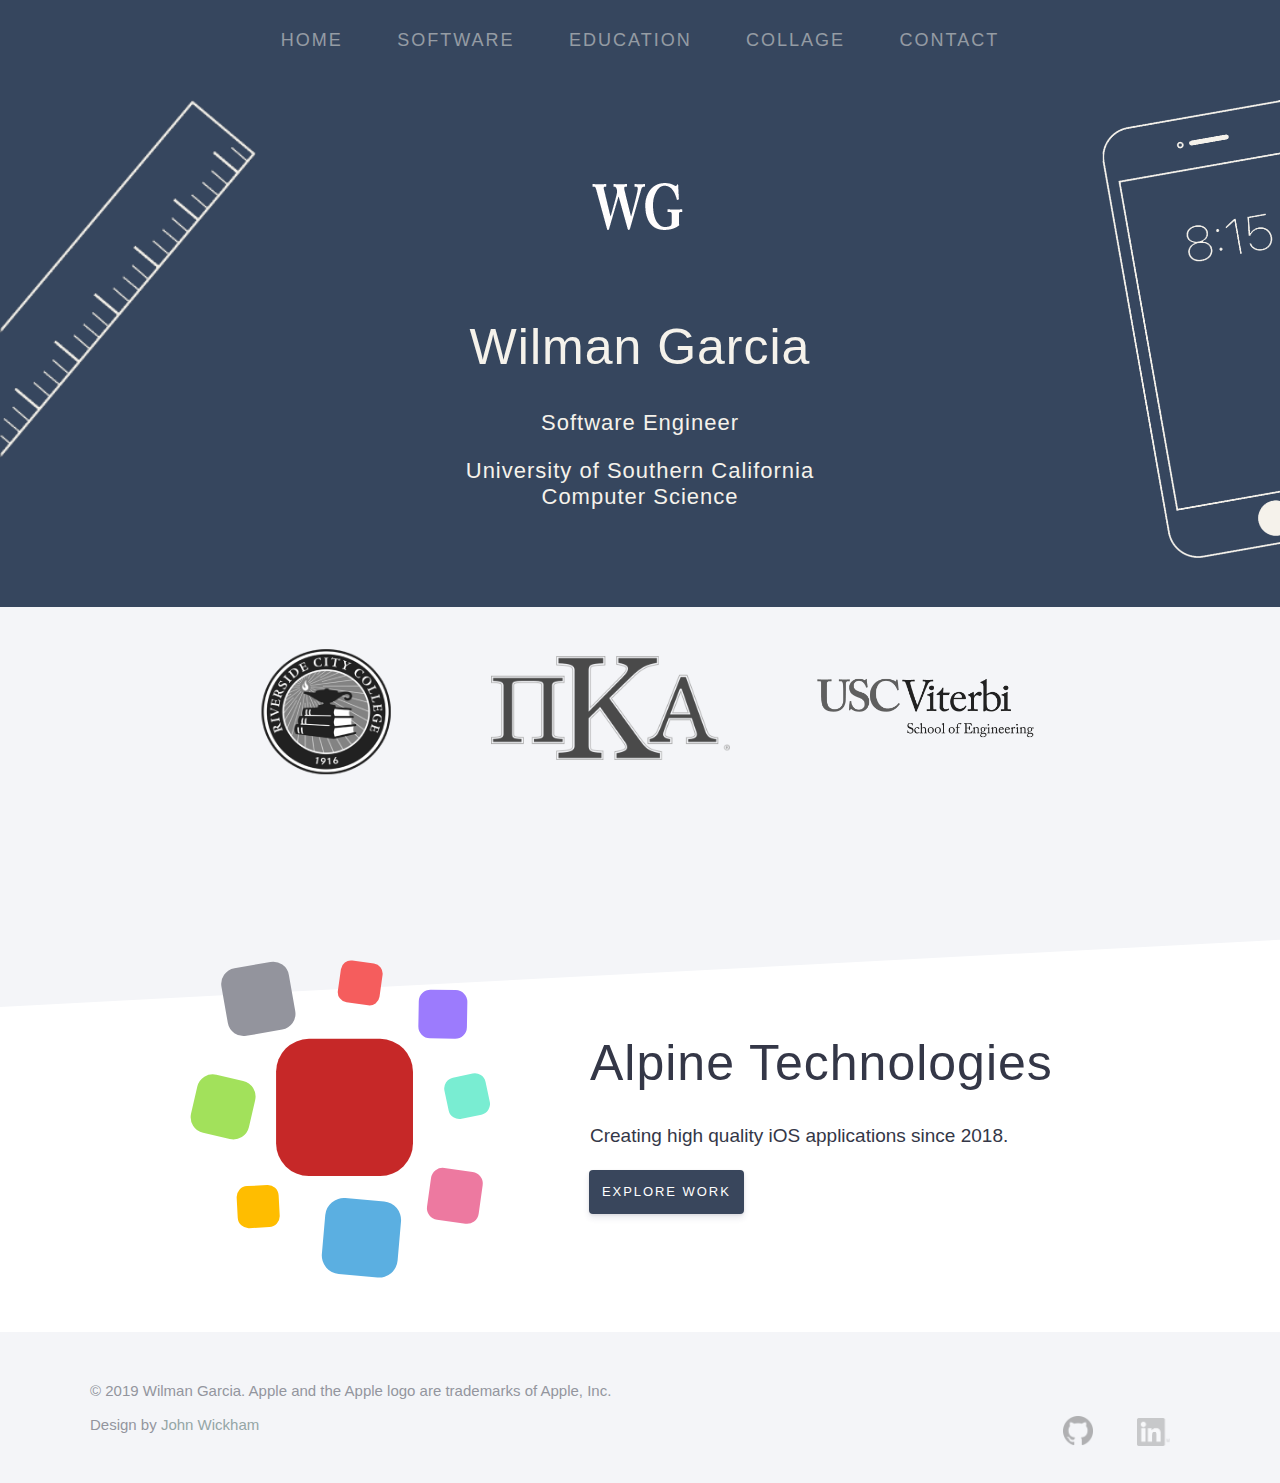
<file: index.html>
<!DOCTYPE html>

<html><!--
	
--><head><meta http-equiv="Content-Type" content="text/html; charset=UTF-8">
	
<title>Wilman Garcia</title>
<meta name="description" content="Wilman Garcia Software Engineer, Los Aneles, California">
<meta name="keywords" content="willy, wilman, garcia, Los Angeles, university of southern california, usc, ios, engineer, linkedin">
<link rel="apple-touch-icon-precomposed" sizes="57x57" href="https://nickporter.dev/Nick%20Porter_files/favicomatic/apple-touch-icon-57x57.png">
<link rel="apple-touch-icon-precomposed" sizes="114x114" href="https://nickporter.dev/Nick%20Porter_files/favicomatic/apple-touch-icon-114x114.png">
<link rel="apple-touch-icon-precomposed" sizes="72x72" href="https://nickporter.dev/Nick%20Porter_files/favicomatic/apple-touch-icon-72x72.png">
<link rel="apple-touch-icon-precomposed" sizes="144x144" href="https://nickporter.dev/Nick%20Porter_files/favicomatic/apple-touch-icon-144x144.png">
<link rel="apple-touch-icon-precomposed" sizes="60x60" href="https://nickporter.dev/Nick%20Porter_files/favicomatic/apple-touch-icon-60x60.png">
<link rel="apple-touch-icon-precomposed" sizes="120x120" href="https://nickporter.dev/Nick%20Porter_files/favicomatic/apple-touch-icon-120x120.png">
<link rel="apple-touch-icon-precomposed" sizes="76x76" href="https://nickporter.dev/Nick%20Porter_files/favicomatic/apple-touch-icon-76x76.png">
<link rel="apple-touch-icon-precomposed" sizes="152x152" href="https://nickporter.dev/Nick%20Porter_files/favicomatic/apple-touch-icon-152x152.png">
<link rel="icon" type="image/png" href="name.png" sizes="196x196">
<link rel="icon" type="image/png" href="name.png" sizes="96x96">
<link rel="icon" type="image/png" href="name.png" sizes="32x32">
<link rel="icon" type="image/png" href="name.png" sizes="16x16">
<link rel="icon" type="image/png" href="name.png" sizes="128x128">


	<script async="" src="analytics.js"></script><script src="jquery-2.1.4.js"></script>
	<script src="navigation.js"></script>
	
	<link rel="stylesheet" href="navigation.css">
	<link href="css" rel="stylesheet">
	<link rel="stylesheet" href="common.css">
	
	<!--?php if($browser == 'iphone'){ ?-->
		<meta name="viewport" content="width=device-width, minimum-scale=1, user-scalable=no">
	<!--?php } ?-->
	
	<script>
	  (function(i,s,o,g,r,a,m){i['GoogleAnalyticsObject']=r;i[r]=i[r]||function(){
	  (i[r].q=i[r].q||[]).push(arguments)},i[r].l=1*new Date();a=s.createElement(o),
	  m=s.getElementsByTagName(o)[0];a.async=1;a.src=g;m.parentNode.insertBefore(a,m)
	  })(window,document,'script','https://www.google-analytics.com/analytics.js','ga');

	  ga('create', 'UA-93454123-1', 'auto');
	  ga('send', 'pageview');

	</script>

<style>
	
	/* Page Header Section */
	
	#page_header_emblem_container {
		
		margin: 75px auto 75px auto;
		text-align: center;
		
	}
	
	#page_header_content_container {
		
		color: #F5F2EB;
		text-align: center;
		padding-bottom: 75px;
		
	}
	
	#page_header_accessory_left {
		
		width: 20%;
		max-width: 270px;
		position: absolute;
		left: 0;
		
	}
	
	#page_header_accessory_right {
		
		width: 20%;
		max-width: 178px;
		
		position: absolute;
		right: 0;
		
	}
	
	/* Content Section One */
	
	#content_section_one {
				
		background: #F4F5F8;
		
	}
	
	#wwdc_stack_content_container {
		
		max-width: 500px;
		
		margin: auto auto;
		text-align: center;
		
	}
	
	#wwdc_detail_link {
		
		color: #18c5d8;
		text-decoration: none;
		
	}
	
	/* Content Section Two */
	
	#experience_geometry_accent {
		
		position: relative;
		z-index: 1;
				
		width: 110%;
		height: 200px;
		margin-left: -5%;
		
		background: #F4F5F8;
		-webkit-transform-origin: top left;
		-webkit-transform: rotate(-3deg);
		
	}
	
	#experience_content_container {
		
		position: relative;
		z-index: 2;
						
		max-width: 1100px;
		margin: auto auto;
		
		text-align: center;
		
	}

@media screen and (max-width: 700px) {
	
	#experience_hero {
		
		width: 200px;
		
	}
	
}

</style></head>

<body>
	
	<section class="UIPageHeader">
		
		<div class="UINavigationBar">	
			<div class="compacthide">
				<!-- <div class="UINavigationItem selected" href="/">
					
					HOME
					
					<div class="UINavigationItemSelectionIndicator"></div>
					
				</div> -->
				<a class="UINavigationItem" href="https://wilmanvg.github.io/">HOME</a>
				<a class="UINavigationItem" href="software">SOFTWARE</a>
				<a class="UINavigationItem" href="education">EDUCATION</a>
				<a class="UINavigationItem" href="collage">COLLAGE</a>
				<a class="UINavigationItem" href="mailto:wvgarcia@usc.edu">CONTACT</a>
			</div>
			
			<div class="widehide">
				<a class="UINavigationItem selected" onclick="openNavigation();">Home <img src="Drop.svg" width="15"></a>
			</div>
			
		</div>
		
		<img id="page_header_accessory_left" class="compacthide noselect" src="Home_Header_Ruler.png" width="270">
		<img id="page_header_accessory_right" class="compacthide noselect" src="Home_Header_iPhone.png" width="178">
		
		<div id="page_header_emblem_container">
			<img src="name.png" width="110" id="Emblem" class="noselect">
		</div>
		
		<div id="page_header_content_container" class="compactpad">
			<h1>Wilman Garcia</h1>
			
			<div style="max-width: 450px; margin: auto auto;">
			
				<h3>Software Engineer</h3>
				<h3>University of Southern California Computer Science</h3>
				
			</div>
						
		</div>
		
	</section>
	
	<section class="UIContentContainer" id="content_section_one">
		
		<div style="text-align: center;">
				
			<table style="table-layout: fixed; margin: 0 auto; padding: 30px 0px;">
			
		    <tbody><tr>
		
		    	<td style="display: inline-block; width: 33%; max-width: 300px;"><img src="rcc.png" style="display: block; width: 92%; height: auto;"></td>
				<td style="display: inline-block; width: 33%; max-width: 300px;"><img src="pike.png" style="display: block; width: 80%; height: auto;"></td>

		    	<td style="display: inline-block; width: 33%; max-width: 300px;"><img src="usc.png" style="display: block; width: 90%; height: auto;"></td>
		    </tr>
		    
	    </tbody></table>
				
		</div>
				
	</section>
	
	<section class="UIContentContainer" id="content_section_two">
		
		<div style="width: 100vw; height: 400px; overflow: hidden; background: white;">
			
			<div id="experience_geometry_accent"></div>
			
		</div>
		
		<div style="margin-top: -350px;">
			
			<div id="experience_content_container">
			
				<div class="stack_left">
					
					<div style="padding: 100px 100px 20px 100px;">
						
						<img id="experience_hero" src="experience_hero.svg" width="300">
						
					</div>
					
					<div class="compacthide" style="height: 30px;"></div>
					
				</div>
				
				<div class="stack_right">
					
					<div class="compactpad left">
						
						<div class="compacthide" style="height: 30px;"></div>
					
						<h1>Alpine Technologies</h1>
						<p>Creating high quality iOS applications since 2018.</p>
						
						<!-- <a href="http://wjwickham.com/work/">Explore my work <img src="./Nick Porter_files/Disclosure.png" width="7"></a> -->
						<a class="button1 green" href="http://wilmanvg.github.io/apps">Explore Work</a>
					</div>
					
				</div>
				
				<div class="widehide" style="height: 50px;"></div>
				
			</div>
			
		</div>
		
	</section>
	
<footer>
		
		<div class="UIFooterContentContainer">
			
			© 2019 Wilman Garcia. Apple and the Apple logo are trademarks of Apple, Inc.
			
			<br><br>

			Design by <a href="http://wjwickham.com/" target="_blank">John Wickham</a>
			<div class="widehide" style="height: 50px;"></div>
			
			<div style="float: right;">
				
				<a class="UIFooterNetworkButton" href="http://github.com/wilmanvg" target="_blank"><img src="GitHub.png" width="30"></a>
				<a class="UIFooterNetworkButton" href="http://www.linkedin.com/in/wilmanvgarcia/" target="_blank"><img src="linkedin.png" width="33"></a>
				
			</div>
			
		</div>
		
	</footer>

</body></html>
</file>
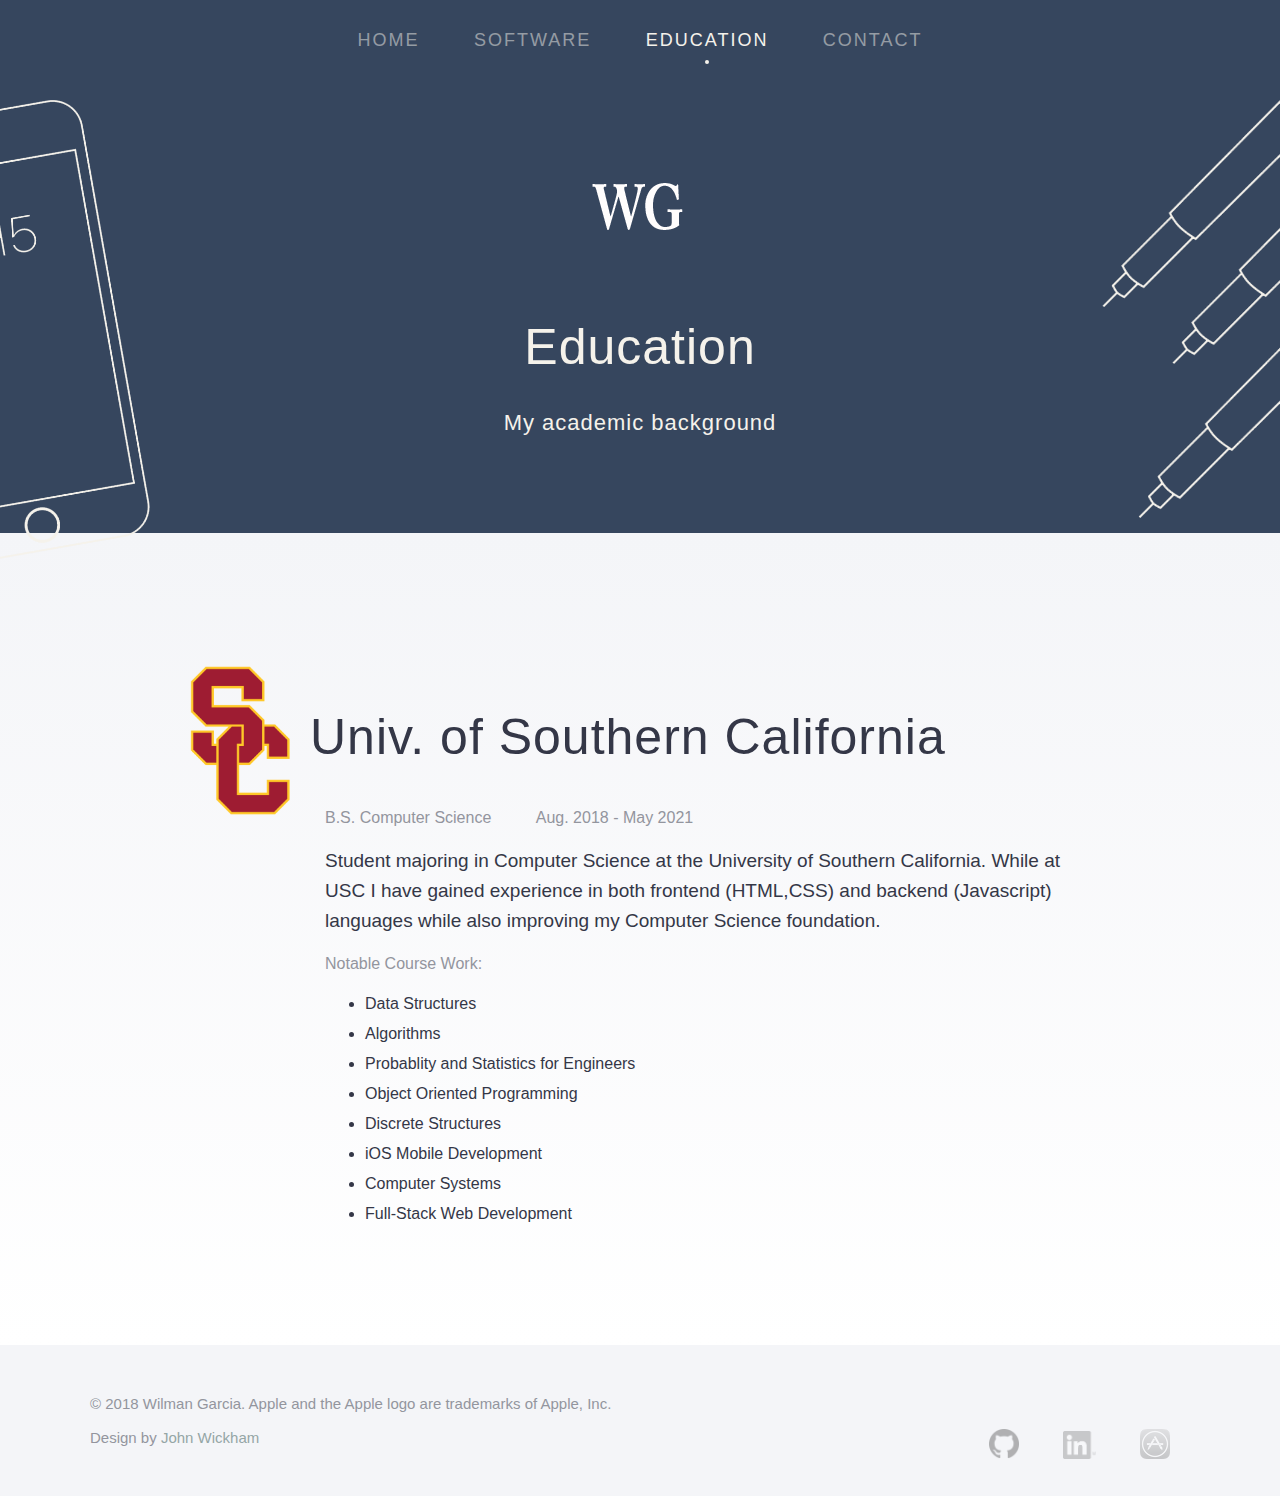
<file: education.html>
<!DOCTYPE html>
<html><head><meta http-equiv="Content-Type" content="text/html; charset=UTF-8">

	<title>Wilman Garcia - Education</title>
	<meta name="description" content="Wilman Garcia Software Engineer, Los Aneles, California">
	<meta name="keywords" content="willy, wilman, garcia, Los Angeles, university of southern california, usc, ios, engineer, linkedin">
	<link href="./education-page_files/css" rel="stylesheet" type="text/css">
	<link href="./education-page_files/css(1)" rel="stylesheet">
	<script async="" src="./education-page_files/analytics.js"></script><script src="./education-page_files/jquery-2.1.4.js"></script>
	<script src="./education-page_files/navigation.js"></script>
<link rel="apple-touch-icon-precomposed" sizes="57x57" href="https://nickporter.dev/Nick%20Porter_files/favicomatic/apple-touch-icon-57x57.png">
<link rel="apple-touch-icon-precomposed" sizes="114x114" href="https://nickporter.dev/Nick%20Porter_files/favicomatic/apple-touch-icon-114x114.png">
<link rel="apple-touch-icon-precomposed" sizes="72x72" href="https://nickporter.dev/Nick%20Porter_files/favicomatic/apple-touch-icon-72x72.png">
<link rel="apple-touch-icon-precomposed" sizes="144x144" href="https://nickporter.dev/Nick%20Porter_files/favicomatic/apple-touch-icon-144x144.png">
<link rel="apple-touch-icon-precomposed" sizes="60x60" href="https://nickporter.dev/Nick%20Porter_files/favicomatic/apple-touch-icon-60x60.png">
<link rel="apple-touch-icon-precomposed" sizes="120x120" href="https://nickporter.dev/Nick%20Porter_files/favicomatic/apple-touch-icon-120x120.png">
<link rel="apple-touch-icon-precomposed" sizes="76x76" href="https://nickporter.dev/Nick%20Porter_files/favicomatic/apple-touch-icon-76x76.png">
<link rel="apple-touch-icon-precomposed" sizes="152x152" href="https://nickporter.dev/Nick%20Porter_files/favicomatic/apple-touch-icon-152x152.png">
<link rel="icon" type="image/png" href="name.png" sizes="196x196">
<link rel="icon" type="image/png" href="name.png" sizes="96x96">
<link rel="icon" type="image/png" href="name.png" sizes="32x32">
<link rel="icon" type="image/png" href="name.png" sizes="16x16">
<link rel="icon" type="image/png" href="name.png" sizes="128x128">
	<link rel="stylesheet" href="./education-page_files/navigation.css">
	<link rel="stylesheet" href="./education-page_files/common.css">

	<!--?php if($browser == 'iphone'){ ?-->
		<meta name="viewport" content="width=device-width, minimum-scale=1, user-scalable=no">
	<!--?php } ?-->


	<script>
	  (function(i,s,o,g,r,a,m){i['GoogleAnalyticsObject']=r;i[r]=i[r]||function(){
	  (i[r].q=i[r].q||[]).push(arguments)},i[r].l=1*new Date();a=s.createElement(o),
	  m=s.getElementsByTagName(o)[0];a.async=1;a.src=g;m.parentNode.insertBefore(a,m)
	  })(window,document,'script','https://www.google-analytics.com/analytics.js','ga');

	  ga('create', 'UA-93454123-1', 'auto');
	  ga('send', 'pageview');

	</script>


<style>

	/* Page Header Section */

	#page_header_emblem_container {

		margin: 75px auto 75px auto;
		text-align: center;

	}

	#page_header_content_container {

		color: #F5F2EB;
		text-align: center;

		padding-bottom: 75px;

	}

	#page_header_accessory_left {

		width: 20%;
		max-width: 150px;

		position: absolute;
		left: 0;

	}

	#page_header_accessory_right {

		width: 20%;
		max-width: 178px;

		position: absolute;
		right: 0;

	}

	/* Dribbble Preview Section */

	#dribbblePreviewSection {

		display: table;
		text-align: left;
		margin: 100px auto;
		padding: 20px 70px 50px 70px;
		border: 5px solid #DF4C84;

		max-width: 800px;

	}

	#dribbble_title_hero {

		vertical-align: top;
		margin-left: -90px;
		margin-right: 30px;

	}

	#dribbble_content_left {

		margin-left: 80px;

	}

	#dribbble_preview_container {

		width: 100%;
		margin-top: 60px;

		text-align: left;

	}

	.dribbble_preview {

		margin-right: 20px;

	}

	.dribbble_preview:hover {

		cursor: pointer;

	}

	/* App Content Sections */

	.application_content_container {

		background: -webkit-linear-gradient(#F4F5F8 0%, #ffffff 100%);
		padding: 100px 120px;

	}

	.application_content_container_internal {

		margin: auto auto;
		max-width: 900px;

	}

	.application_content_title_icon {

		margin-right: 20px;
		vertical-align: middle;
		-webkit-border-radius: 14px;
		-moz-border-radius: 14px;
		border-radius: 14px;

	}

	.application_content_body_container {

		margin-top: -40px;
		margin-left: 135px;

	}

	.application_title_attribute {

		font-weight: 500;
		color: #93959E;

		margin-right: 40px;

	}

	.application_content_body {

		line-height: 30px;

	}

	.application_model_container {

		white-space: nowrap;
		overflow-x: scroll;
		overflow-y: hidden;
		-webkit-overflow-scrolling: touch;

	}

	.application_model {

		width: 30%;
		min-width: 250px;

	}

	.application_model_landscape {

		width: 50%;
		min-width: 250px;

	}

@media screen and (max-width: 700px) {

	#dribbblePreviewSection {

		border: none;

		margin: auto auto;
		padding: 20px 10px 30px 40px;

	}

	#dribbble_title_hero {

		display: block;
		margin-left: 0px;
		margin-bottom: 20px;

	}

	#dribbble_content_left {

		margin-left: 0px;

	}

	#dribbble_preview_container {

		display: none;

	}

	.dribbble_preview {

		margin-bottom: 20px;
		box-shadow: none;

	}

	/* Application Content Sections */

	.application_content_container {

		padding: 20px 40px 20px 40px;

	}

	.application_content_title_icon {

		display: block;
		margin-bottom: 0px;

	}

	.application_title_attribute {

		margin-right: 10px;

	}

	.application_content_body_container {

		margin-left: 0px;

	}

}

</style></head>



<body>

	<section class="UIPageHeader">

		<div class="UINavigationBar">
			<div class="compacthide">
				<a class="UINavigationItem" href="https://wilmanvg.github.io/">HOME</a>
				<a class="UINavigationItem" href="page2.html">SOFTWARE</a>
				<div class="UINavigationItem selected" href="/work">

					EDUCATION

					<div class="UINavigationItemSelectionIndicator"></div>

				</div>

				<a class="UINavigationItem" href="mailto:wvgarcia@usc.edu">CONTACT</a>
			</div>

			<div class="widehide">
				<a class="UINavigationItem selected" onclick="openNavigation();">Education <img src="./education-page_files/Drop.svg" width="15"></a>
			</div>

		</div>

		<img id="page_header_accessory_left" class="compacthide noselect" src="./education-page_files/Work_Header_iPhone.png" width="178">
		<img id="page_header_accessory_right" class="compacthide noselect" src="./education-page_files/Work_Header_Microns.png" width="178">

		<div id="page_header_emblem_container">
			<img src="./education-page_files/name.png" width="110" id="Emblem" class="noselect">
		</div>

		<div id="page_header_content_container" class="compactpad">

			<h1>Education</h1>

			<div style="max-width: 450px; margin: auto auto; ">

				<h3>My academic background</h3>

			</div>

		</div>

	</section>

	<section class="application_content_container">

		<div class="application_content_container_internal">

			<h1><img class="application_content_title_icon" src="./education-page_files/sc.png" width="100">Univ. of Southern California


			</h1>

			<div class="application_content_body_container">

				<span class="application_title_attribute">B.S. Computer Science</span>
				<span class="application_title_attribute">Aug. 2018 - May 2021</span>

				<p class="application_content_body">Student majoring in Computer Science at the University of Southern California. While at USC I have gained experience in both frontend (HTML,CSS) and backend (Javascript) languages while also improving my Computer Science foundation.</p>

				<span class="application_title_attribute">Notable Course Work:</span>
					<ul class="application_content_body">
					  <li>Data Structures</li>
					  <li>Algorithms</li>
					  <li>Probablity and Statistics for Engineers</li>
					  <li>Object Oriented Programming</li>
					  <li>Discrete Structures</li>
					  <li>iOS Mobile Development</li>
					  <li>Computer Systems</li>
					  <li>Full-Stack Web Development</li> 
					</ul>
			</div>

		</div>

	</section>

	<footer>

		<div class="UIFooterContentContainer">

			© 2018 Wilman Garcia. Apple and the Apple logo are trademarks of Apple, Inc.

			<br><br>

			Design by <a href="http://wjwickham.com/" target="_blank">John Wickham</a>
			<div class="widehide" style="height: 50px;"></div>

			<div style="float: right;">

				<a class="UIFooterNetworkButton" href="http://github.com/wilmanvg" target="_blank"><img src="./education-page_files/GitHub.png" width="30"></a>
				<a class="UIFooterNetworkButton" href="http://www.linkedin.com/in/wilmanvgarcia" target="_blank"><img src="./education-page_files/linkedin.png" width="33"></a>
				<a class="UIFooterNetworkButton" href="http://itunes.apple.com/us/developer/nick-porter/id823794842" target="_blank"><img src="./education-page_files/App_Store.png" width="30"></a>

			</div>

		</div>

	</footer>




</body></html>
</file>
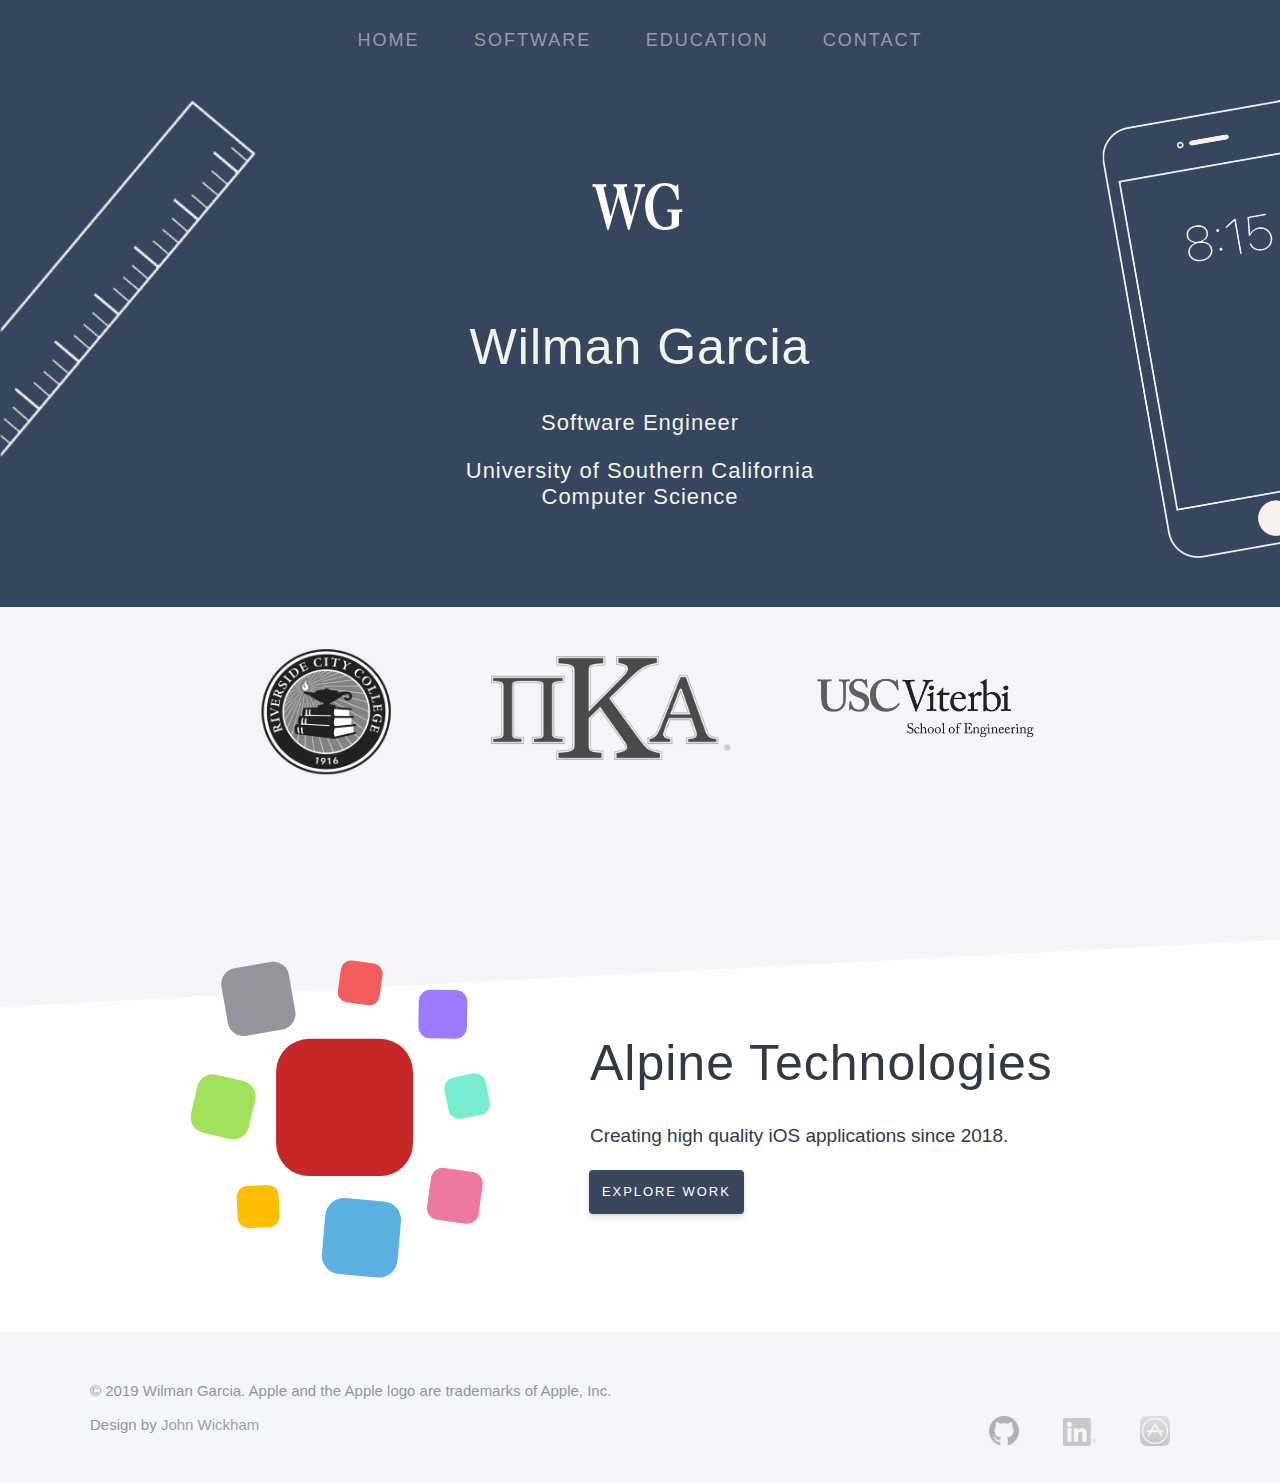
<file: index.html.tmp.html>
<!DOCTYPE html>

<html><!--
	
--><head><meta http-equiv="Content-Type" content="text/html; charset=UTF-8">
	
<title>Wilman Garcia</title>
<meta name="description" content="Wilman Garcia Software Engineer, Los Aneles, California">
<meta name="keywords" content="willy, wilman, garcia, Los Angeles, university of southern california, usc, ios, engineer, linkedin">
<link rel="apple-touch-icon-precomposed" sizes="57x57" href="https://nickporter.dev/Nick%20Porter_files/favicomatic/apple-touch-icon-57x57.png">
<link rel="apple-touch-icon-precomposed" sizes="114x114" href="https://nickporter.dev/Nick%20Porter_files/favicomatic/apple-touch-icon-114x114.png">
<link rel="apple-touch-icon-precomposed" sizes="72x72" href="https://nickporter.dev/Nick%20Porter_files/favicomatic/apple-touch-icon-72x72.png">
<link rel="apple-touch-icon-precomposed" sizes="144x144" href="https://nickporter.dev/Nick%20Porter_files/favicomatic/apple-touch-icon-144x144.png">
<link rel="apple-touch-icon-precomposed" sizes="60x60" href="https://nickporter.dev/Nick%20Porter_files/favicomatic/apple-touch-icon-60x60.png">
<link rel="apple-touch-icon-precomposed" sizes="120x120" href="https://nickporter.dev/Nick%20Porter_files/favicomatic/apple-touch-icon-120x120.png">
<link rel="apple-touch-icon-precomposed" sizes="76x76" href="https://nickporter.dev/Nick%20Porter_files/favicomatic/apple-touch-icon-76x76.png">
<link rel="apple-touch-icon-precomposed" sizes="152x152" href="https://nickporter.dev/Nick%20Porter_files/favicomatic/apple-touch-icon-152x152.png">
<link rel="icon" type="image/png" href="https://nickporter.dev/Nick%20Porter_files/favicomatic/favicon-196x196.png" sizes="196x196">
<link rel="icon" type="image/png" href="https://nickporter.dev/Nick%20Porter_files/favicomatic/favicon-96x96.png" sizes="96x96">
<link rel="icon" type="image/png" href="https://nickporter.dev/Nick%20Porter_files/favicomatic/favicon-32x32.png" sizes="32x32">
<link rel="icon" type="image/png" href="https://nickporter.dev/Nick%20Porter_files/favicomatic/favicon-16x16.png" sizes="16x16">
<link rel="icon" type="image/png" href="https://nickporter.dev/Nick%20Porter_files/favicomatic/favicon-128.png" sizes="128x128">
	<script async="" src="analytics.js"></script><script src="jquery-2.1.4.js"></script>
	<script src="navigation.js"></script>
	
	<link rel="stylesheet" href="navigation.css">
	<link href="css" rel="stylesheet">
	<link rel="stylesheet" href="common.css">
	
	<!--?php if($browser == 'iphone'){ ?-->
		<meta name="viewport" content="width=device-width, minimum-scale=1, user-scalable=no">
	<!--?php } ?-->
	
	<script>
	  (function(i,s,o,g,r,a,m){i['GoogleAnalyticsObject']=r;i[r]=i[r]||function(){
	  (i[r].q=i[r].q||[]).push(arguments)},i[r].l=1*new Date();a=s.createElement(o),
	  m=s.getElementsByTagName(o)[0];a.async=1;a.src=g;m.parentNode.insertBefore(a,m)
	  })(window,document,'script','https://www.google-analytics.com/analytics.js','ga');

	  ga('create', 'UA-93454123-1', 'auto');
	  ga('send', 'pageview');

	</script>

<style>
	
	/* Page Header Section */
	
	#page_header_emblem_container {
		
		margin: 75px auto 75px auto;
		text-align: center;
		
	}
	
	#page_header_content_container {
		
		color: #F5F2EB;
		text-align: center;
		padding-bottom: 75px;
		
	}
	
	#page_header_accessory_left {
		
		width: 20%;
		max-width: 270px;
		position: absolute;
		left: 0;
		
	}
	
	#page_header_accessory_right {
		
		width: 20%;
		max-width: 178px;
		
		position: absolute;
		right: 0;
		
	}
	
	/* Content Section One */
	
	#content_section_one {
				
		background: #F4F5F8;
		
	}
	
	#wwdc_stack_content_container {
		
		max-width: 500px;
		
		margin: auto auto;
		text-align: center;
		
	}
	
	#wwdc_detail_link {
		
		color: #18c5d8;
		text-decoration: none;
		
	}
	
	/* Content Section Two */
	
	#experience_geometry_accent {
		
		position: relative;
		z-index: 1;
				
		width: 110%;
		height: 200px;
		margin-left: -5%;
		
		background: #F4F5F8;
		-webkit-transform-origin: top left;
		-webkit-transform: rotate(-3deg);
		
	}
	
	#experience_content_container {
		
		position: relative;
		z-index: 2;
						
		max-width: 1100px;
		margin: auto auto;
		
		text-align: center;
		
	}

@media screen and (max-width: 700px) {
	
	#experience_hero {
		
		width: 200px;
		
	}
	
}

</style></head>

<body>
	
	<section class="UIPageHeader">
		
		<div class="UINavigationBar">	
			<div class="compacthide">
				<!-- <div class="UINavigationItem selected" href="file:///Users/willygarcia/Documents/Projects/Wilmanvg.github.io/">
					
					HOME
					
					<div class="UINavigationItemSelectionIndicator"></div>
					
				</div> -->
				<a class="UINavigationItem" href="https://wilmanvg.github.io/">HOME</a>
				<a class="UINavigationItem" href="software.htnl">SOFTWARE</a>
				<a class="UINavigationItem" href="education.html">EDUCATION</a>
				<a class="UINavigationItem" href="mailto:wvgarcia@usc.edu">CONTACT</a>
			</div>
			
			<div class="widehide">
				<a class="UINavigationItem selected" onclick="openNavigation();">Home <img src="Drop.svg" width="15"></a>
			</div>
			
		</div>
		
		<img id="page_header_accessory_left" class="compacthide noselect" src="Home_Header_Ruler.png" width="270">
		<img id="page_header_accessory_right" class="compacthide noselect" src="Home_Header_iPhone.png" width="178">
		
		<div id="page_header_emblem_container">
			<img src="name.png" width="110" id="Emblem" class="noselect">
		</div>
		
		<div id="page_header_content_container" class="compactpad">
			<h1>Wilman Garcia</h1>
			
			<div style="max-width: 450px; margin: auto auto;">
			
				<h3>Software Engineer</h3>
				<h3>University of Southern California Computer Science</h3>
				
			</div>
						
		</div>
		
	</section>
	
	<section class="UIContentContainer" id="content_section_one">
		
		<div style="text-align: center;">
				
			<table style="table-layout: fixed; margin: 0 auto; padding: 30px 0px;">
			
		    <tbody><tr>
		
		    	<td style="display: inline-block; width: 33%; max-width: 300px;"><img src="rcc.png" style="display: block; width: 92%; height: auto;"></td>
				<td style="display: inline-block; width: 33%; max-width: 300px;"><img src="pike.png" style="display: block; width: 80%; height: auto;"></td>

		    	<td style="display: inline-block; width: 33%; max-width: 300px;"><img src="usc.png" style="display: block; width: 90%; height: auto;"></td>
		    </tr>
		    
	    </tbody></table>
				
		</div>
				
	</section>
	
	<section class="UIContentContainer" id="content_section_two">
		
		<div style="width: 100vw; height: 400px; overflow: hidden; background: white;">
			
			<div id="experience_geometry_accent"></div>
			
		</div>
		
		<div style="margin-top: -350px;">
			
			<div id="experience_content_container">
			
				<div class="stack_left">
					
					<div style="padding: 100px 100px 20px 100px;">
						
						<img id="experience_hero" src="experience_hero.svg" width="300">
						
					</div>
					
					<div class="compacthide" style="height: 30px;"></div>
					
				</div>
				
				<div class="stack_right">
					
					<div class="compactpad left">
						
						<div class="compacthide" style="height: 30px;"></div>
					
						<h1>Alpine Technologies</h1>
						<p>Creating high quality iOS applications since 2018.</p>
						
						<!-- <a href="http://wjwickham.com/work/">Explore my work <img src="./Nick Porter_files/Disclosure.png" width="7"></a> -->
						<a class="button1 green" href="http://wilmanvg.github.io/apps">Explore Work</a>
					</div>
					
				</div>
				
				<div class="widehide" style="height: 50px;"></div>
				
			</div>
			
		</div>
		
	</section>
	
<footer>
		
		<div class="UIFooterContentContainer">
			
			© 2019 Wilman Garcia. Apple and the Apple logo are trademarks of Apple, Inc.
			
			<br><br>

			Design by <a href="http://wjwickham.com/" target="_blank">John Wickham</a>
			<div class="widehide" style="height: 50px;"></div>
			
			<div style="float: right;">
				
				<a class="UIFooterNetworkButton" href="http://github.com/wilmanvg" target="_blank"><img src="GitHub.png" width="30"></a>
				<a class="UIFooterNetworkButton" href="http://www.linkedin.com/in/wilmanvgarcia/" target="_blank"><img src="linkedin.png" width="33"></a>
				<a class="UIFooterNetworkButton" href="http://itunes.apple.com/us/developer/nick-porter/id823794842" target="_blank"><img src="App_Store.png" width="30"></a>
				
			</div>
			
		</div>
		
	</footer>

</body></html>
</file>
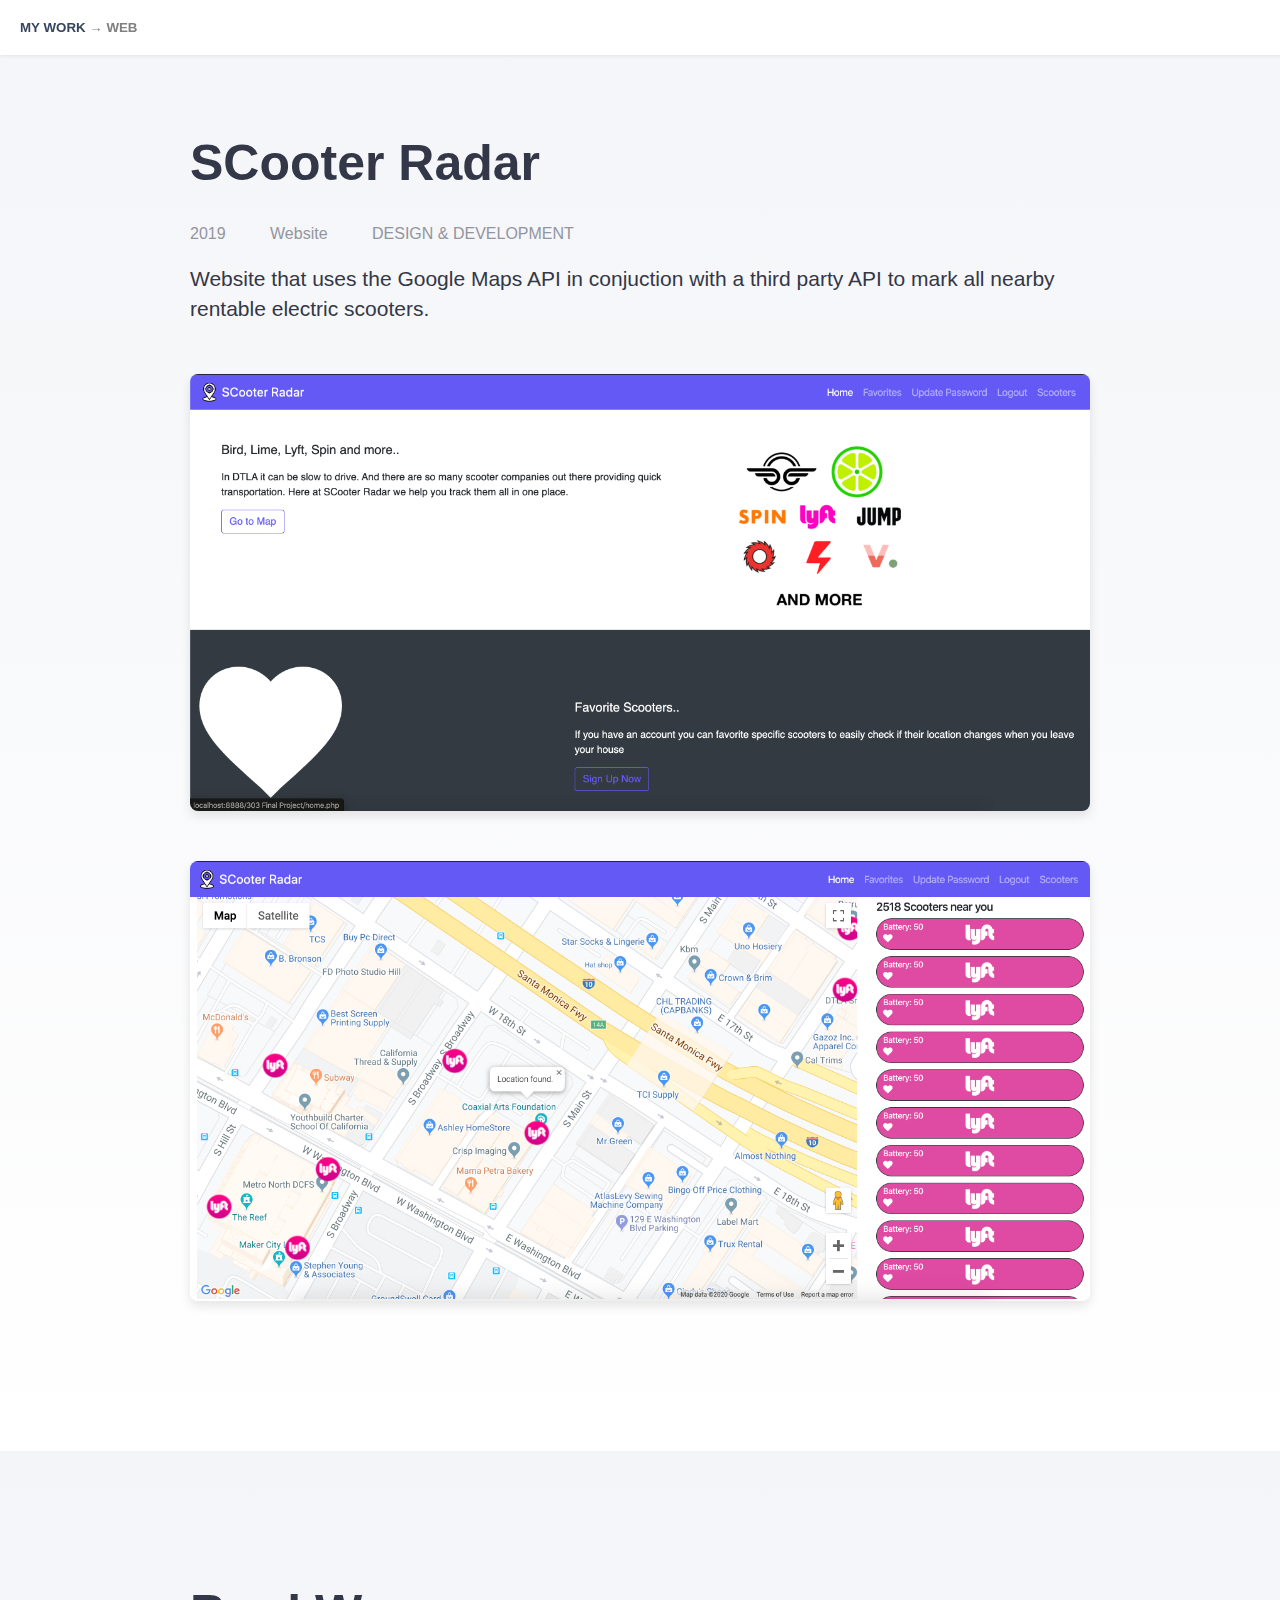
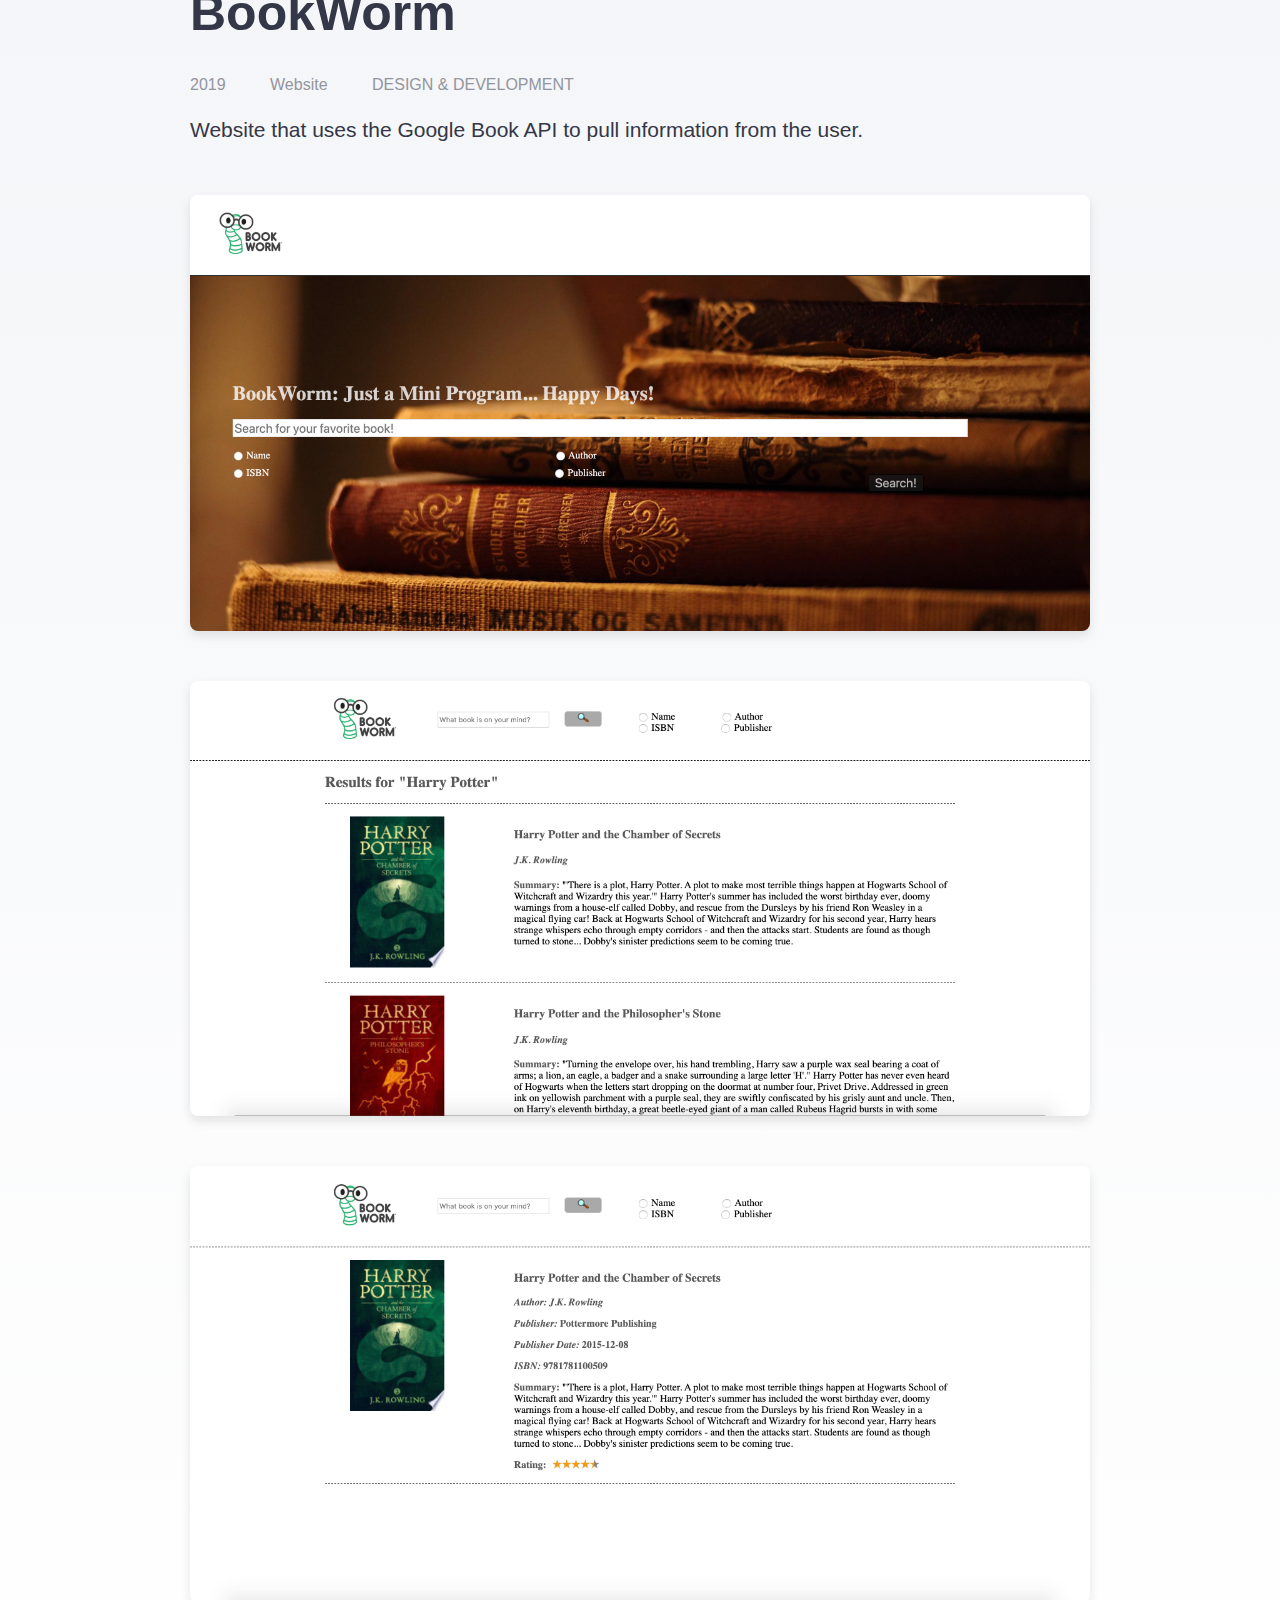
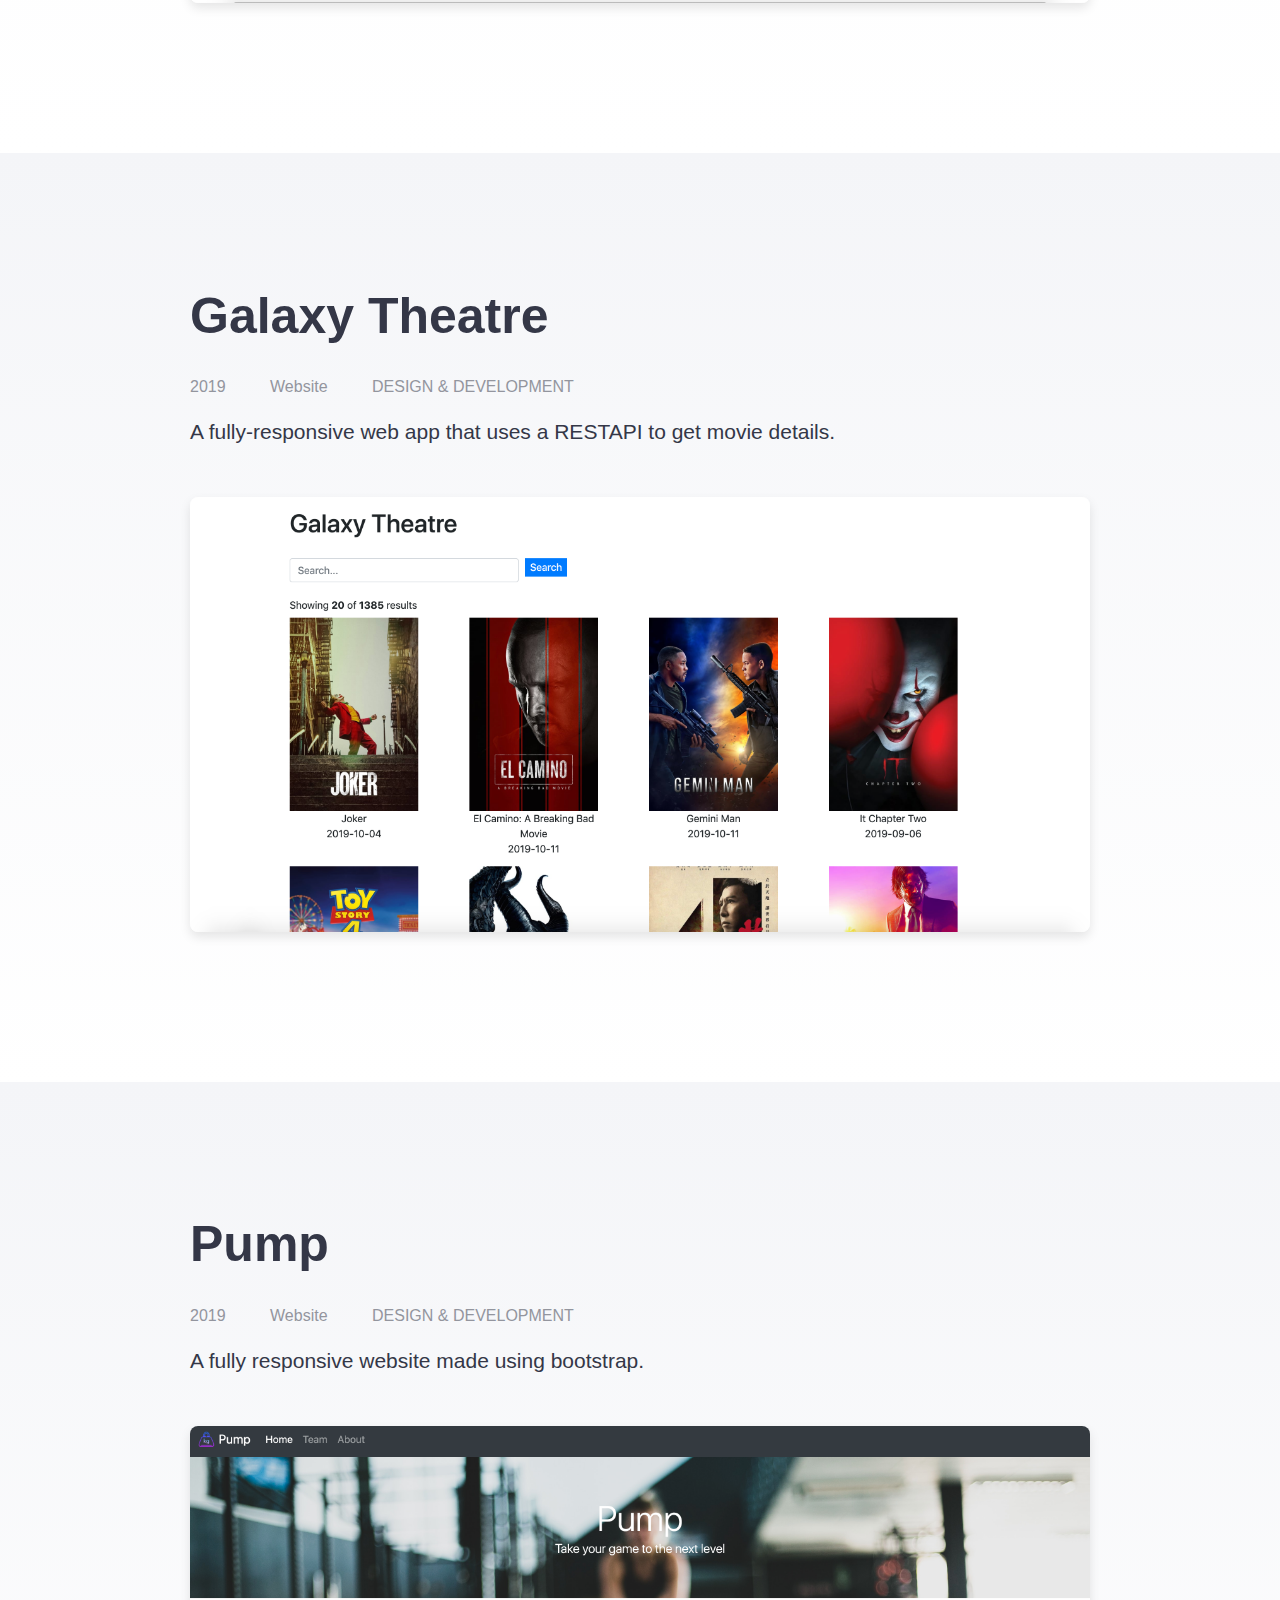
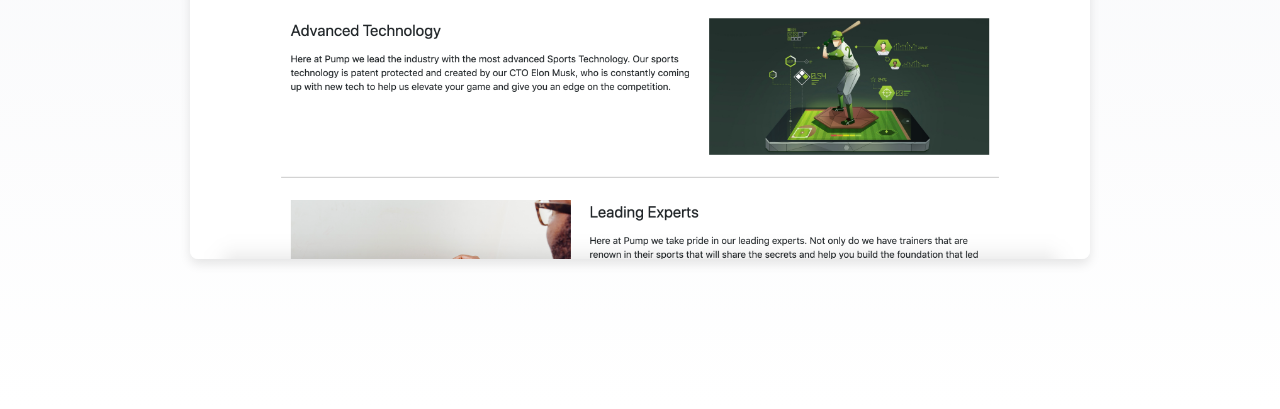
<file: web.html>
<!DOCTYPE html>
<html lang="en" dir="ltr"><head><meta http-equiv="Content-Type" content="text/html; charset=UTF-8">


	<meta name="viewport" content="width=device-width, initial-scale=1">

	<title>Apps — Wilman Garcia — Portfolio</title>
	<meta name="description" content="">

	<link rel="stylesheet" type="text/css" href="./page2/common.css">
	<link rel="stylesheet" type="text/css" href="./web_files/web.css">
	<link rel="stylesheet" type="text/css" href="./page2/portfolio-page.css">
	<link rel="stylesheet" type="text/css" href="./web_files/sf-mono.css">

	<!-- Site icons -->
	<link rel="icon" type="image/png" href="name.png" sizes="196x196">
	<link rel="icon" type="image/png" href="name.png" sizes="96x96">
	<link rel="icon" type="image/png" href="name.png" sizes="32x32">
	<link rel="icon" type="image/png" href="name.png" sizes="16x16">
	<link rel="icon" type="image/png" href="name.png" sizes="128x128">
	<meta name="msapplication-TileColor" content="#e06841">
	<meta name="theme-color" content="#e06841">

</head>

<body>

	<nav class="portfolio-navigation">
		<a href="software">My Work</a> → Web
	</nav>

	<section class="product_content_container">

		<div class="product_content_container_internal">

			<h1>SCooter Radar</h1>

			<div class="product_content_body_container">

				<span class="product_title_attribute">2019</span>
				<span class="product_title_attribute">Website</span>
				<span class="product_title_attribute">DESIGN & DEVELOPMENT</span>

				<p class="product_content_body">Website that uses the Google Maps API in conjuction with a third party API to mark all nearby rentable electric scooters. </p>

				<div class="product_model_container">

					<img class="product_model" alt="Bookworm Website" src="./web_files/SCooters(1).png">
					<img class="product_model" alt="Bookworm Website" src="./web_files/SCooters(2).png">

				</div>

			</div>

		</div>

	</section>

	<section class="product_content_container">

		<div class="product_content_container_internal">

			<h1>BookWorm</h1>

			<div class="product_content_body_container">

				<span class="product_title_attribute">2019</span>
				<span class="product_title_attribute">Website</span>
				<span class="product_title_attribute">DESIGN & DEVELOPMENT</span>

				<p class="product_content_body">Website that uses the Google Book API to pull information from the user.</p>

				<div class="product_model_container">

					<img class="product_model" alt="Bookworm Website" src="./web_files/BookWorm(1).png">
					<img class="product_model" alt="Bookworm Website" src="./web_files/BookWorm(2).png">
					<img class="product_model" alt="Bookworm Website" src="./web_files/BookWorm(3).png">

				</div>

			</div>

		</div>

	</section>

	<section class="product_content_container">

		<div class="product_content_container_internal">

			<h1>Galaxy Theatre</h1>

			<div class="product_content_body_container">

				<span class="product_title_attribute">2019</span>
				<span class="product_title_attribute">Website</span>
				<span class="product_title_attribute">DESIGN & DEVELOPMENT</span>

				<p class="product_content_body">A fully-responsive web app that uses a RESTAPI to get movie details.</p>

				<div class="product_model_container">

					<img class="product_model" alt="Galaxy Theatre Website" src="./web_files/Galaxy(1).png">

				</div>

			</div>

		</div>

	</section>

	<section class="product_content_container">

		<div class="product_content_container_internal">

			<h1>Pump</h1>

			<div class="product_content_body_container">

				<span class="product_title_attribute">2019</span>
				<span class="product_title_attribute">Website</span>
				<span class="product_title_attribute">DESIGN & DEVELOPMENT</span>

				<p class="product_content_body">A fully responsive website made using bootstrap.</p>

				<div class="product_model_container">

					<img class="product_model" alt="Pump Website" src="./web_files/Pump(2).png">

				</div>

			</div>

		</div>

	</section>



</body></html>
</file>
<file: navigation.css>
.UINavigationBar{padding-top:20px;width:100%;height:80px;text-align:center;line-height:40px;}
.UINavigationItem{margin:0px 25px 0px 25px;font-size:18px;font-weight:300;letter-spacing:2px;text-decoration:none;color:rgba(245, 242, 235, 0.5);transition:color 0.25s;-webkit-transition:color 0.25s;-moz-transition:color 0.25s;}
.UINavigationItem:hover{color:#F5F2EB;}
.UINavigationItem.selected{display:inline-block;color:#F5F2EB;}
.UINavigationItemSelectionIndicator{width:4px;height:4px;margin:auto auto;-webkit-border-radius:2px;background:#F5F2EB;}
.UIFooterNetworkButton{margin:20px;filter:grayscale(100%);-webkit-filter:grayscale(100%);opacity:0.3;-webkit-transition:-webkit-filter, opacity 250ms;}
.UIFooterNetworkButton:hover{filter:grayscale(0%);-webkit-filter:grayscale(0%);opacity:1.0;}
@media screen and (max-width:700px){.UINavigationCompactConatiner{z-index:100;display:block;position:fixed;width:100%;height:100%;margin-top:56px;background:rgba(54, 70, 91, 0.8);}
.UINavigationItem{color:white;text-transform:none;font-size:25px;}
}
@supports (-webkit-backdrop-filter:none) or (backdrop-filter:none){.UINavigationCompactConatiner{-webkit-backdrop-filter:blur(10px);}
}
</file>
<file: common.css>
body {
    font-family:  'Montserrat',  sans-serif;
     color: #343747;
    margin: 0;
}

footer {
    font-size: 15px;
    background: #F4F5F8;
    color: #93959E;
    padding: 50px;
}

.UIFooterContentContainer {
    margin: auto auto;
    max-width: 1100px;
}

.UIPageHeader {
    background: #36465E;
}

.UIContentContainer {
}

.stack_left,  .stack_middle,  .stack_right {
    display: table-cell;
    vertical-align: middle;
}

h1 {
    font-family:  'Montserrat',  sans-serif;
     font-weight: 400;
    letter-spacing: 1px;
    font-size: 50px;
}

h2 {
    font-family:  'Montserrat',  sans-serif;
     font-size: 30px;
    font-weight: 200;
    letter-spacing: 1px;
}

h3 {
    font-family:  'Montserrat',  sans-serif;
     font-size: 22px;
    font-weight: 200;
    letter-spacing: 1px;
}

h4 {
    font-family:  'Montserrat',  sans-serif;
     font-weight: 200;
    letter-spacing: 1px;
    font-size: 100px;
}

p {
    font-size: 19px;
     font-weight: 300;
}

a {
    color: #95A6A6;
    text-decoration: none;
}

.left {
    text-align: left;
}

*::selection {
    background: #35465c;
    color: white;
}

.widehide {
    display: none;
}

.noselect {
    -webkit-user-drag: none;
    -webkit-user-modify: none;
    -webkit-user-select: none;
    -moz-user-focus: none;
    -moz-user-input: none;
    -moz-user-modify: none;
    -moz-user-select: none;
}

.nodecor {
    text-decoration: none;
    color: #343747;
}

@media screen and (max-width:700px) {
    .stack_left {
    display: table-header-group;
}

.stack_right {
    display: table-footer-group;
}

h1 {
    font-size: 40px;
}

h2 {
    font-size: 20px;
}

.compacthide {
    display: none;
}

.widehide {
    display: inherit;
}

.compactpad {
    padding: 0px 50px;
}

}
.wrap {
    margin-top: 10px;
    text-align: center;
}

.button {
    top: -9px;
    height: 40px;
    margin: 0;
    left: 6.5px;
    margin: 0.3em;
    padding: 1.1em 1em;
    overflow: hidden;
    position: relative;
    text-decoration: none;
    text-transform: uppercase;
    border-radius: 4px;
    -webkit-transition: 0.3s;
    -moz-transition: 0.3s;
    -ms-transition: 0.3s;
    -o-transition: 0.3s;
    transition: 0.3s;
    /*box-shadow: 2px 0 0 0 #46d466,  -2px 0 0 0 #46d466,  0 2px 4px 0 rgba(0, 0, 0, .1),  0 2px 20px 0 rgba(70, 212, 102, .7);*/
    box-shadow:0 4px 6px rgba(50,50,93,.11),0 1px 3px rgba(0,0,0,.08);
    border: none;
    font-size: 14px;
    text-align: center;
    letter-spacing: 0.15em;
    font-weight: 600px;
}

.button1 {
    top: 0px;
    left: -5px;
    display: inline-block;
    margin: 0.3em;
    padding: 1.1em 1em;
    overflow: hidden;
    position: relative;
    text-decoration: none;
    text-transform: uppercase;
    border-radius: 4px;
    -webkit-transition: 0.3s;
    -moz-transition: 0.3s;
    -ms-transition: 0.3s;
    -o-transition: 0.3s;
    transition: 0.3s;
    /*box-shadow: 2px 0 0 0 #46d466,  -2px 0 0 0 #46d466,  0 2px 4px 0 rgba(0, 0, 0, .1),  0 2px 20px 0 rgba(70, 212, 102, .7);*/
    box-shadow:0 4px 6px rgba(50,50,93,.11),0 1px 3px rgba(0,0,0,.08);
    border: none;
    font-size: 13px;
    text-align: center;
    letter-spacing: 0.15em;
}

.button:hover {
    /*box-shadow: 2px 0 0 0 #46d466,  -2px 0 0 0 #46d466,  0 2px 10px 0 rgba(0, 0, 0, .1),  0 8px 45px 0 rgba(70, 212, 102, .7);*/
  color: #39465C;
  background-color: white;
  transform: translateY(-1px);
  box-shadow: 0 7px 14px rgba(50,50,93,.1), 0 3px 6px rgba(0,0,0,.08);
}

.button1:hover {
    /*box-shadow: 2px 0 0 0 #46d466,  -2px 0 0 0 #46d466,  0 2px 10px 0 rgba(0, 0, 0, .1),  0 8px 45px 0 rgba(70, 212, 102, .7);*/
      color: #39465C;
  background-color: white;
  transform: translateY(-1px);
  box-shadow: 0 7px 14px rgba(50,50,93,.1), 0 3px 6px rgba(0,0,0,.08);
}

.green {
    background-color: #39465C;
    color: white;
}

.ripple {
    position: absolute;
    background: rgba(0, 0, 0, .25);
    border-radius: 100%;
    transform: scale(0.2);
    opacity: 0;
    pointer-events: none;
    -webkit-animation: ripple .75s ease-out;
    -moz-animation: ripple .75s ease-out;
    animation: ripple .75s ease-out;
}

@-webkit-keyframes ripple {
    from {
    opacity: 1;
}

to {
    transform: scale(2);
    opacity: 0;
}

}
@-moz-keyframes ripple {
    from {
    opacity: 1;
}

to {
    transform: scale(2);
    opacity: 0;
}

}
@keyframes ripple {
    from {
    opacity: 1;
}

to {
    transform: scale(2);
    opacity: 0;
}

}
</file>
<file: education-page_files/navigation.css>
.UINavigationBar{padding-top:20px;width:100%;height:80px;text-align:center;line-height:40px;}
.UINavigationItem{margin:0px 25px 0px 25px;font-size:18px;font-weight:300;letter-spacing:2px;text-decoration:none;color:rgba(245, 242, 235, 0.5);transition:color 0.25s;-webkit-transition:color 0.25s;-moz-transition:color 0.25s;}
.UINavigationItem:hover{color:#F5F2EB;}
.UINavigationItem.selected{display:inline-block;color:#F5F2EB;}
.UINavigationItemSelectionIndicator{width:4px;height:4px;margin:auto auto;-webkit-border-radius:2px;background:#F5F2EB;}
.UIFooterNetworkButton{margin:20px;filter:grayscale(100%);-webkit-filter:grayscale(100%);opacity:0.3;-webkit-transition:-webkit-filter, opacity 250ms;}
.UIFooterNetworkButton:hover{filter:grayscale(0%);-webkit-filter:grayscale(0%);opacity:1.0;}
@media screen and (max-width:700px){.UINavigationCompactConatiner{z-index:100;display:block;position:fixed;width:100%;height:100%;margin-top:56px;background:rgba(54, 70, 91, 0.8);}
.UINavigationItem{color:white;text-transform:none;font-size:25px;}
}
@supports (-webkit-backdrop-filter:none) or (backdrop-filter:none){.UINavigationCompactConatiner{-webkit-backdrop-filter:blur(10px);}
}
</file>
<file: education-page_files/common.css>
body {
    font-family:  'Montserrat',  sans-serif;
     color: #343747;
    margin: 0;
}

footer {
    font-size: 15px;
    background: #F4F5F8;
    color: #93959E;
    padding: 50px;
}

.UIFooterContentContainer {
    margin: auto auto;
    max-width: 1100px;
}

.UIPageHeader {
    background: #36465E;
}

.UIContentContainer {
}

.stack_left,  .stack_middle,  .stack_right {
    display: table-cell;
    vertical-align: middle;
}

h1 {
    font-family:  'Montserrat',  sans-serif;
     font-weight: 400;
    letter-spacing: 1px;
    font-size: 50px;
}

h2 {
    font-family:  'Montserrat',  sans-serif;
     font-size: 30px;
    font-weight: 200;
    letter-spacing: 1px;
}

h3 {
    font-family:  'Montserrat',  sans-serif;
     font-size: 22px;
    font-weight: 200;
    letter-spacing: 1px;
}

h4 {
    font-family:  'Montserrat',  sans-serif;
     font-weight: 200;
    letter-spacing: 1px;
    font-size: 100px;
}

p {
    font-size: 19px;
     font-weight: 300;
}

a {
    color: #95A6A6;
    text-decoration: none;
}

.left {
    text-align: left;
}

*::selection {
    background: #35465c;
    color: white;
}

.widehide {
    display: none;
}

.noselect {
    -webkit-user-drag: none;
    -webkit-user-modify: none;
    -webkit-user-select: none;
    -moz-user-focus: none;
    -moz-user-input: none;
    -moz-user-modify: none;
    -moz-user-select: none;
}

.nodecor {
    text-decoration: none;
    color: #343747;
}

@media screen and (max-width:700px) {
    .stack_left {
    display: table-header-group;
}

.stack_right {
    display: table-footer-group;
}

h1 {
    font-size: 40px;
}

h2 {
    font-size: 20px;
}

.compacthide {
    display: none;
}

.widehide {
    display: inherit;
}

.compactpad {
    padding: 0px 50px;
}

}
.wrap {
    margin-top: 10px;
    text-align: center;
}

.button {
    top: -9px;
    height: 40px;
    margin: 0;
    left: 6.5px;
    margin: 0.3em;
    padding: 1.1em 1em;
    overflow: hidden;
    position: relative;
    text-decoration: none;
    text-transform: uppercase;
    border-radius: 4px;
    -webkit-transition: 0.3s;
    -moz-transition: 0.3s;
    -ms-transition: 0.3s;
    -o-transition: 0.3s;
    transition: 0.3s;
    /*box-shadow: 2px 0 0 0 #46d466,  -2px 0 0 0 #46d466,  0 2px 4px 0 rgba(0, 0, 0, .1),  0 2px 20px 0 rgba(70, 212, 102, .7);*/
    box-shadow:0 4px 6px rgba(50,50,93,.11),0 1px 3px rgba(0,0,0,.08);
    border: none;
    font-size: 14px;
    text-align: center;
    letter-spacing: 0.15em;
    font-weight: 600px;
}

.button1 {
    top: 0px;
    left: -5px;
    display: inline-block;
    margin: 0.3em;
    padding: 1.1em 1em;
    overflow: hidden;
    position: relative;
    text-decoration: none;
    text-transform: uppercase;
    border-radius: 4px;
    -webkit-transition: 0.3s;
    -moz-transition: 0.3s;
    -ms-transition: 0.3s;
    -o-transition: 0.3s;
    transition: 0.3s;
    /*box-shadow: 2px 0 0 0 #46d466,  -2px 0 0 0 #46d466,  0 2px 4px 0 rgba(0, 0, 0, .1),  0 2px 20px 0 rgba(70, 212, 102, .7);*/
    box-shadow:0 4px 6px rgba(50,50,93,.11),0 1px 3px rgba(0,0,0,.08);
    border: none;
    font-size: 13px;
    text-align: center;
    letter-spacing: 0.15em;
}

.button:hover {
    /*box-shadow: 2px 0 0 0 #46d466,  -2px 0 0 0 #46d466,  0 2px 10px 0 rgba(0, 0, 0, .1),  0 8px 45px 0 rgba(70, 212, 102, .7);*/
  color: #39465C;
  background-color: white;
  transform: translateY(-1px);
  box-shadow: 0 7px 14px rgba(50,50,93,.1), 0 3px 6px rgba(0,0,0,.08);
}

.button1:hover {
    /*box-shadow: 2px 0 0 0 #46d466,  -2px 0 0 0 #46d466,  0 2px 10px 0 rgba(0, 0, 0, .1),  0 8px 45px 0 rgba(70, 212, 102, .7);*/
      color: #39465C;
  background-color: white;
  transform: translateY(-1px);
  box-shadow: 0 7px 14px rgba(50,50,93,.1), 0 3px 6px rgba(0,0,0,.08);
}

.green {
    background-color: #39465C;
    color: white;
}

.ripple {
    position: absolute;
    background: rgba(0, 0, 0, .25);
    border-radius: 100%;
    transform: scale(0.2);
    opacity: 0;
    pointer-events: none;
    -webkit-animation: ripple .75s ease-out;
    -moz-animation: ripple .75s ease-out;
    animation: ripple .75s ease-out;
}

@-webkit-keyframes ripple {
    from {
    opacity: 1;
}

to {
    transform: scale(2);
    opacity: 0;
}

}
@-moz-keyframes ripple {
    from {
    opacity: 1;
}

to {
    transform: scale(2);
    opacity: 0;
}

}
@keyframes ripple {
    from {
    opacity: 1;
}

to {
    transform: scale(2);
    opacity: 0;
}

}
</file>
<file: page2/common.css>
@charset "UTF-8";

/* Document */

body {
	
	font-family: -apple-system, BlinkMacSystemFont, "Helvetica", sans-serif;
	color: #343747;
	
	margin: 0;
	
}

/* Page Headers*/ 

.page-header {
	background: #E06841;
}

#page-header-emblem-container {
	margin: 75px auto 75px auto;
	text-align: center;
}

#page-header-content-container {
	
	color: white;
	text-align: center;
	
	padding-bottom: 75px;

}

.page-header p {
	font-family: -apple-system, BlinkMacSystemFont, "Helvetica", Arial, sans-serif;
	font-size: 30px;
	font-weight: 200;
	letter-spacing: 1px;
}

/* Navigation */

nav {
	width: 100%;
	height: 80px;
	padding-top: 20px;
	
	text-align: center;
	line-height: 40px;		
}

nav ul {
	list-style: none;
	display: grid;
	grid-template-columns: 0.33fr 0.33fr 0.33fr;
	max-width: 320px;
	padding: 0;
	margin: 0 auto;
}

nav ul li {
	display: inline-block;
	margin: 0px 25px 0px 25px;
}

nav ul li a {
	font-size: 15px;
	font-weight: 300;
	letter-spacing: 2px;
	
	text-decoration: none;
	text-transform: uppercase;
	color: rgba(255, 255, 255, 0.5);
	
	transition: color 0.25s;
}

nav ul li a:hover {
	color: white;
}

nav ul li a.selected {
	color: white;	
}

nav ul li a.selected:after {
	
	content: "";
	display: block;
	visibility: visible;
	
	width: 4px; 
	height: 4px; 
	margin: auto auto;
	
	border-radius: 2px; 
	background: white;
	transition: background 0.15s;
	
}

/* Text Styles */

h1 {
	
	font-family: -apple-system, BlinkMacSystemFont, "Helvetica", "Arial", sans-serif;
	font-weight: 200;
	letter-spacing: 1px;
	font-size: 50px;
	
}

p {

	font-size: 21px;
	font-weight: 300;
	
}

a {
	
	color: #E06841;
	text-decoration: none;
	
}

.left {
	
	text-align: left;
	
}

.disclosure {
	color: #E06841;
	transition: background 0.2s ease-out, border-radius 0.2s ease-out, box-shadow 0.2s ease-out, padding 0.2s ease-out;
}

.disclosure.light {
	color: white;
}

.disclosure::after {
	
	content: "";
	display: inline-block;
	width: 7px;
	height: 12px;
    margin-left: 5px;
	   
	background-image: url('/resources/disclosure.svg');
    background-repeat: no-repeat;
    background-size: 7px 11px;
    background-position: right bottom;
    
    transition: margin-left 0.2s;
    
}

.disclosure.light:after {
	background-image: url('/resources/disclosure-light.svg');
}

.disclosure:hover {
	background: white;
	border-radius: 8px;
	padding: 10px;
	box-shadow: 0px 1px 6px rgba(0, 0, 0, 0.1);
}

.disclosure.light:hover {
	color: #E06841;
}

.disclosure:hover:after {
	margin-left: 8px;
}

.disclosure.light:hover:after {
	background-image: url('/resources/disclosure.svg');
}

.disclosure:active {
	padding: 8px;
	box-shadow: 0px 1px 4px rgba(0, 0, 0, 0.08);
}

/* Footer Elements */

footer {
	
	padding: 50px;
	background: rgba(0, 0, 0, 0.10);
	
	color: white;
	
}

.footer-content-container {
	
	margin: auto auto;
	max-width: 1100px;
	
}

footer p {
	font-size: 10pt;
	font-weight: normal;
}

#footer-network-container {
	float: right;
}

.footer-network-button {
	margin: 20px;
}

/* Miscellaneous */

*::selection {
	
	background: #E06841;
	color: white;
	
}

.noselect {
	
	-webkit-user-drag: none;
	-webkit-user-modify: none;
	-webkit-user-select: none;
	
	-moz-user-focus: none;
	-moz-user-input: none;
	-moz-user-modify: none;
	-moz-user-select: none;
	
}

@media (hover: hover) {
  
  nav ul li a:not(.selected):hover:after {
  	
    	content: "";
    	display: block;
    	visibility: visible;
    	
    	width: 4px; 
    	height: 4px; 
    	margin: auto auto;
    	
    	border-radius: 2px; 
    	background: rgba(255, 255, 255, 0.25);
    	transition: background 0.15s;
  	
  }
  
}

/* Size Optimizations */

@media screen and (max-width: 700px) {
	
	/* Text Styles */
	
	h1 {
		font-size: 40px;
	}
	
	h2 {
		font-size: 20px;
	}
	
	/* Header */
	
	#page-header-emblem-container {
		margin: 20px 0px;
	}
	
	#page-header-content-container {
		padding: 20px;
	}
	
	#page-header-content-container p {
		font-size: 1.5em;
	}
		
	/* Footer */
	
	footer {
		padding: 50px 30px;
		overflow: hidden;
	}
	
	footer p {
		margin: 30px auto;
	}
	
	#footer-network-container {
		float: none;
		text-align: center;
		margin: auto auto;
	}

}
</file>
<file: web_files/web.css>
@charset "UTF-8";

.product_model {
	display: block;
	width: 100%;
	min-width: 250px;
	margin: 50px 0px;
	border-radius: 8px;
	box-shadow: 0px 5px 11px rgba(0, 0, 0, 0.1);
}
</file>
<file: page2/portfolio-page.css>
@charset "UTF-8";

body {
	margin: 0;
	background: white;
}

/* Navigation */

nav {
	display: block;
	position: fixed;
	width: 100vw;
	height: auto;
	padding: 20px;
	z-index: 999;
	
	background: white;
	box-shadow: 0 1px 3px 0 rgba(0,0,0,0.08);
	
	color: gray;
	font-size: 10pt;
	font-weight: 600;
	text-align: left;
	line-height: normal;
	text-transform: uppercase;
}

nav > a {
	color: #36465E;
	transition: opacity 0.2s;
}

nav > a:hover {
	opacity: 0.5;
}

/* Content */

code {
	font-family: "SF Mono", monospace;
	font-size: 0.9em;
}

/* Containers */

.product_content_container {
	background: -webkit-linear-gradient(#F4F5F8 0%, #ffffff 100%);
	padding: 100px 120px;
}

.product_content_container_internal {
	margin: auto auto;
	max-width: 900px;
}

.product_content_container_internal > h1 {
	font-weight: 700;
	letter-spacing: 0px;
}

.product_content_title_icon {
	margin-right: 30px;
	vertical-align: top;
	
	-webkit-border-radius: 14px;
	-moz-border-radius: 14px;
	border-radius: 14px;
}

.product_title_attribute {
	font-weight: 500;
	color: #93959E;
	
	margin-right: 40px;
}

.product_content_body {
	line-height: 30px;
}

/* Size Optimizations */

@media screen and (max-width: 700px) {
	
	/* Product Content Sections */

	.product_content_container {
		padding: 20px 40px;
	}
	
	.product_content_container:first-of-type {
		padding-top: 60px;
	}
	
	.product_content_title_icon {
		display: block;
		margin-bottom: 20px;
	}
	
	.product_title_attribute {
		margin-right: 10px;
	}
	
	.product_content_body_container {
		margin-left: 0px;
	}
	
}

@supports(-webkit-backdrop-filter: blur()) {
	
	nav {
		background: rgba(255, 255, 255, 0.5);
		-webkit-backdrop-filter: blur(30px);
	}
	
}
</file>
<file: web_files/sf-mono.css>
/* Bold */
@font-face {
  font-family: "SF Mono";
  font-weight: 700;
  src: url("/resources/fonts/SFMono-Bold.otf");
}

/* Bold Italic */
@font-face {
  font-family: "SF Mono";
  font-weight: 700;
  font-style: italic;
  src: url("/resources/fonts/SFMono-BoldItalic.otf");
}

/* Heavy */
@font-face {
  font-family: "SF Mono";
  font-weight: 800;
  src: url("/resources/fonts/SFMono-Heavy.otf");
}

/* Heavy Italic */
@font-face {
  font-family: "SF Mono";
  font-weight: 800;
  font-style: italic;
  src: url("/resources/fonts/SFMono-HeavyItalic.otf");
}

/* Light */
@font-face {
  font-family: "SF Mono";
  font-weight: 200;
  src: url("/resources/fonts/SFMono-Light.otf");
}

/* Light Italic */
@font-face {
  font-family: "SF Mono";
  font-weight: 200;
  font-style: italic;
  src: url("/resources/fonts/SFMono-HeavyItalic.otf");
}

/* Medium */
@font-face {
  font-family: "SF Mono";
  font-weight: 500;
  src: url("/resources/fonts/SFMono-Medium.otf");
}

/* Medium Italic */
@font-face {
  font-family: "SF Mono";
  font-weight: 500;
  font-style: italic;
  src: url("/resources/fonts/SFMono-MediumItalic.otf");
}

/* Regular */
@font-face {
  font-family: "SF Mono";
  font-weight: 400;
  src: url("/resources/fonts/SFMono-Regular.otf");
}

/* Regular Italic */
@font-face {
  font-family: "SF Mono";
  font-weight: 400;
  font-style: italic;
  src: url("/resources/fonts/SFMono-RegularItalic.otf");
}

/* Semibold */
@font-face {
  font-family: "SF Mono";
  font-weight: 600;
  src: url("/resources/fonts/SFMono-Semibold.otf");
}

/* Semibold Italic */
@font-face {
  font-family: "SF Mono";
  font-weight: 600;
  font-style: italic;
  src: url("/resources/fonts/SFMono-SemiboldItalic.otf");
}
</file>
